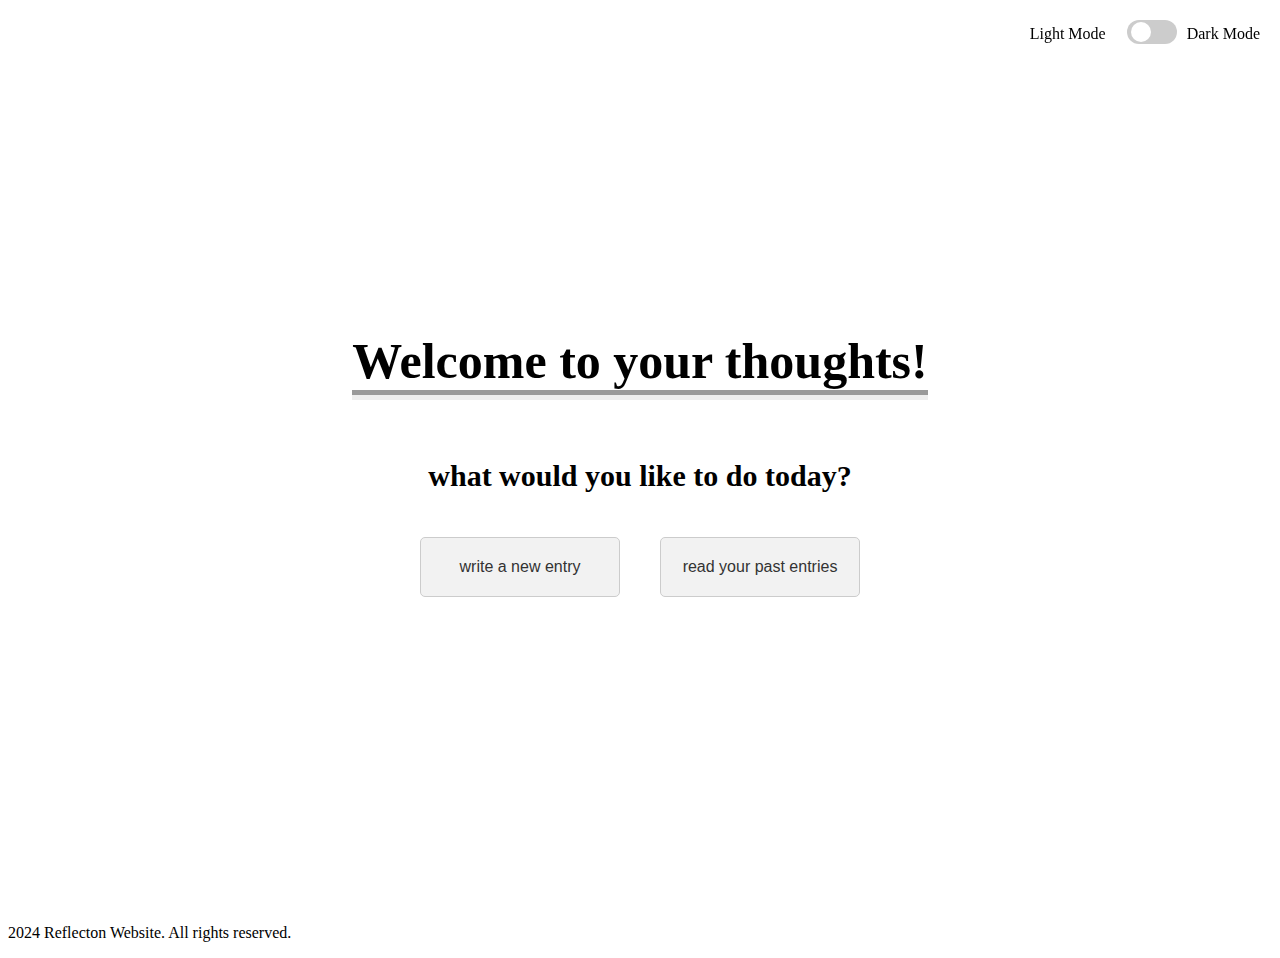
<file: index.html>
<!DOCTYPE html>
<html lang="en">
<head>
    <meta charset="UTF-8">
    <meta name="viewport" content="width=device-width, initial-scale=1.0">

    <title>Reflecton</title>
    <link rel="stylesheet" href="main.css">
    <link rel="stylesheet" href="theme.css">

</head>
<body>
    <div class="theme-toggle">
        <span id="lightModeLabel">Light Mode</span>
        <label class="switch">
            <input type="checkbox" id="themeSwitch">
            <span class="slider round"></span>
        </label>
        <span id="darkModeLabel">Dark Mode</span>
    </div>

    <div class="container">
    <header>
        <h1 class="heading1">Welcome to your thoughts!</h1>
    </header>
    <main>
        <h2>what would you like to do today?</h2>

        <div class="buttonContainer">
       
            <a href="newEntry.html"><button type="button">write a new entry</button></a>
            <a href="pastEntries.html"><button type="button">read your past entries</button></a>
       
       </div>

    </main>
    </div>
    <script src="theme.js"></script>

    <footer>
        <p>2024 Reflecton Website. All rights reserved.</p>
    </footer>
    
</body>
</html>
</file>
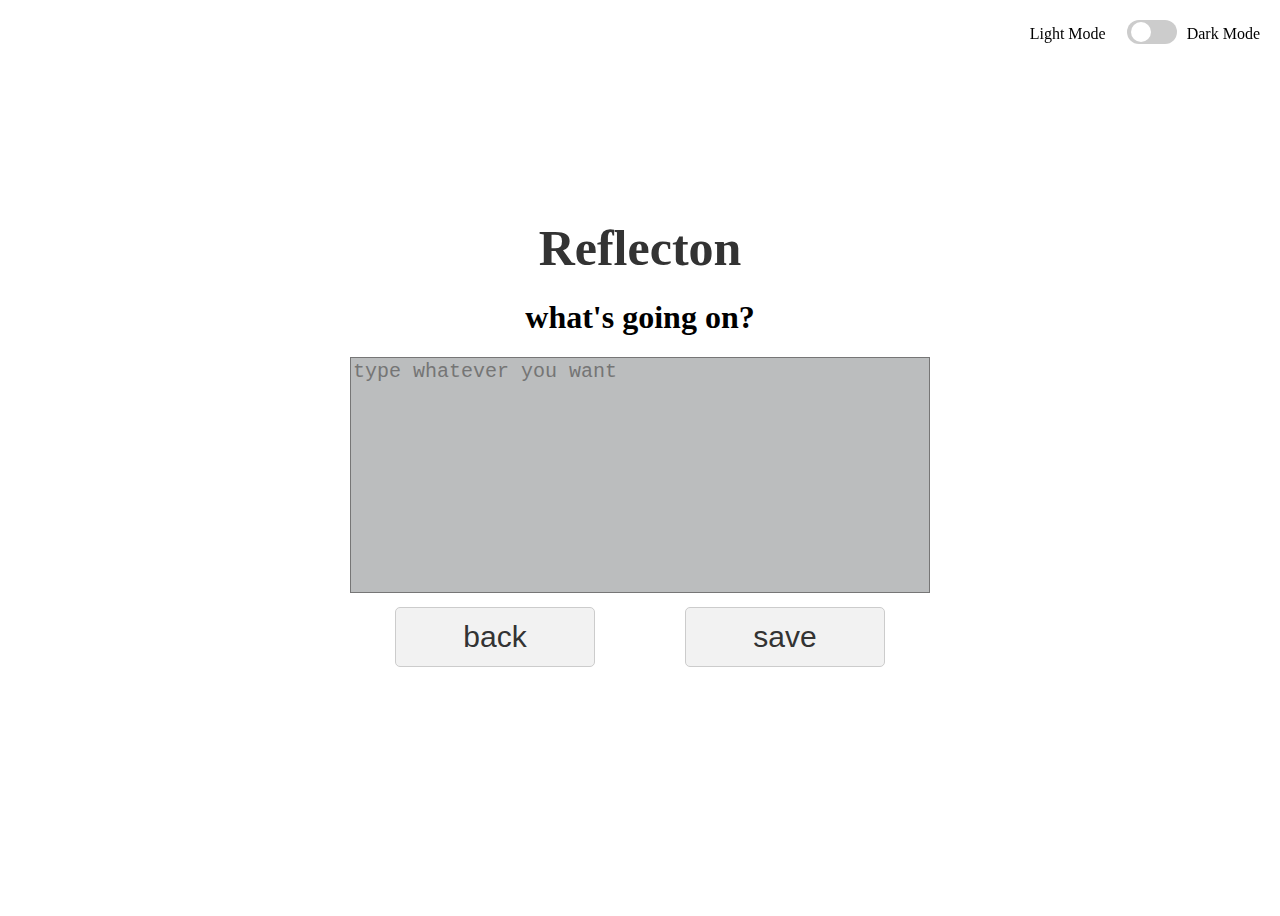
<file: newEntry.html>
<!DOCTYPE html>
<html lang=""en">
<head>
    <meta charset="UTF-8">
    <meta name ="viewport" content="width=device-width, initial-scale=1.0">

    <title>Reflecton - New Entry</title>
    <link rel="stylesheet" href="main.css">
    <link rel="stylesheet" href="newEntry.css">
    <link rel="stylesheet" href="theme.css">

</head>
<body>
    <div class="theme-toggle">
        <span id="lightModeLabel">Light Mode</span>
        <label class="switch">
            <input type="checkbox" id="themeSwitch">
            <span class="slider round"></span>
        </label>
        <span id="darkModeLabel">Dark Mode</span>
    </div>

    <div class="container">
        <div>
            <a href="index.html" id="siteTitle">Reflecton</a>
        </div>
    <header>
        <h1>what's going on?</h1>
    </header>
    <div id="entryBox">
     
            
            <form>
                <div class="form-content">
                <textarea id="entryText" type="text" name="journalEntry" rows="10" cols="30" placeholder="type whatever you want"></textarea>
                </div>
                <div class="buttonContainer">
                    <button type="button" id="backButton" onClick="back()">back</button>
                    <button type="button" id="saveButton" onClick="saveEntry()">save</button>
                </div>
            </form>
       
   </div>
   <script src="theme.js"></script>

    <script src="scripts.js"></script>
    </div>

</body>
</html>
</file>
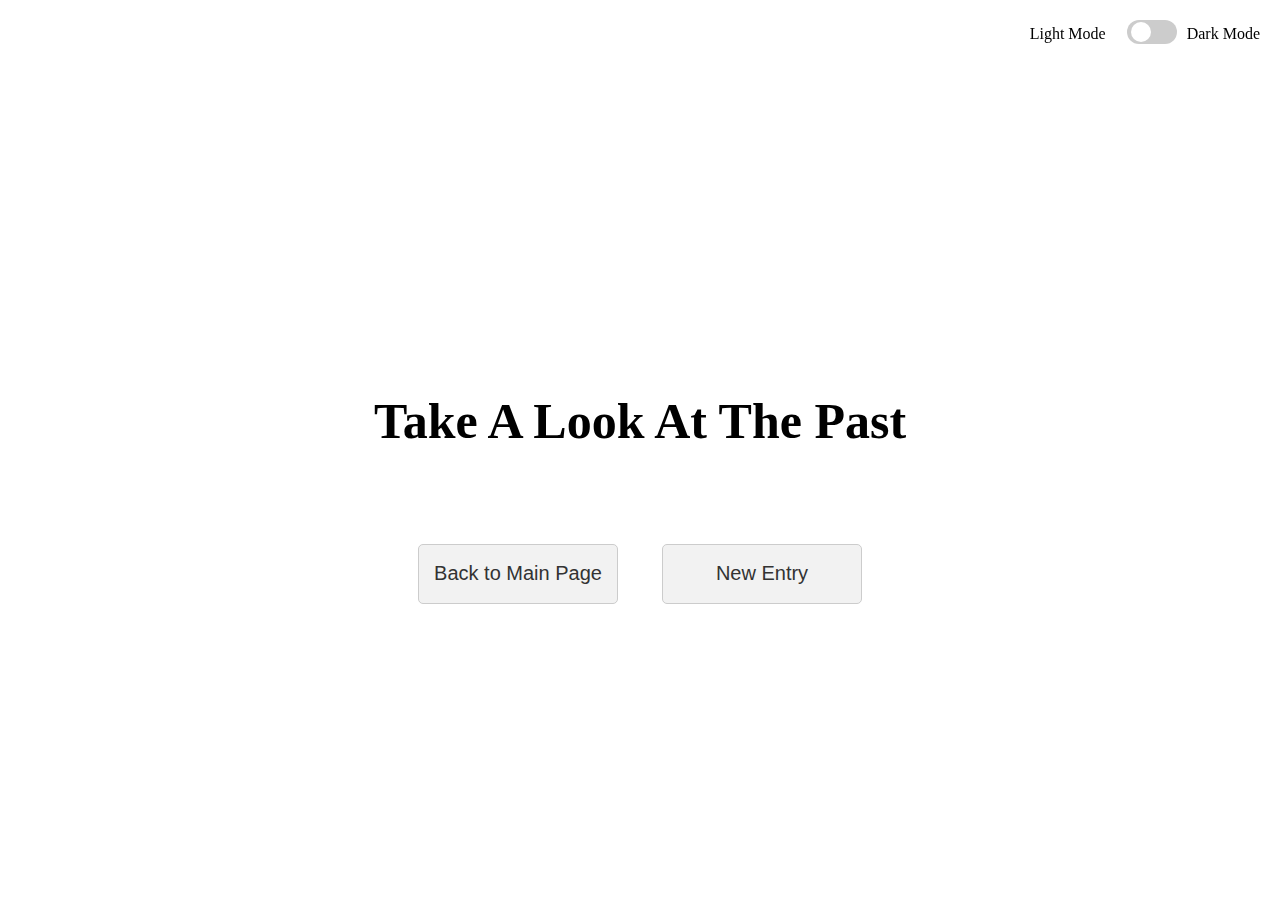
<file: pastEntries.html>
<!DOCTYPE html>
<html lang="en">
    <head>
        <title>Relfecton - Past Entries</title>
        <meta charset="UTF-8">
        <link rel="stylesheet" href="main.css">
        <link rel="stylesheet" href="pastEntries.css">
        <link rel="stylesheet" href="theme.css">

    </head>
    <body>
        <div class="theme-toggle">
            <span id="lightModeLabel">Light Mode</span>
            <label class="switch">
                <input type="checkbox" id="themeSwitch">
                <span class="slider round"></span>
            </label>
            <span id="darkModeLabel">Dark Mode</span>
        </div>

        <div class="container">
        <header>
            <h1>Take A Look At The Past</h1>
        </header>
        <main>
            <div id="entriesContainer">
            
            </div>
            <div id="pastButtonsContainer">
                <a href="index.html"><button type="button" class="pastButton">Back to Main Page</button></a>
                <a href="newEntry.html"><button type="button" class="pastButton">New Entry</button></a>
            </div>

        </main>
        <script src="theme.js"></script>
        <script src="scripts.js"></script>

        </div>
    </body>
</html>
</file>
<file: main.css>
.container {
    display:grid;
    place-items: center;
    height:100vh;
    align-content:center;
    
}



h2 {
    text-align:center;
    font-size:30px;
}

.heading1{
    font-size:50px;
    border-bottom: 10px groove;
    
}

.buttonContainer{
    display:flex;
    justify-content:space-around;
    align-items: center;
    flex-wrap:wrap;
    
}

button {
    margin:20px;
    font-size:20px;
    width:200px;
    height:60px;
    text-align: center;
    box-sizing:border-box;
    background-color:#e6e6e6;
    border:1px solid #ccc;
    cursor: pointer;
}

button:hover{
    background-color:#e0e0e0;
}

@media(max-width:600px){
    .heading1 {
        font-size:30px;
    }

    .buttonContainer{
        flex-direction:column;
    }

    button {
        width:90%;
        font-size:16px;
        height:50px;
    }
}
</file>
<file: theme.css>
:root {
    --background-color: #fff;
    --text-color:#000;
    --button-bg-color:#f2f2f2;
    --button-hover-color:#e0e0e0;
    --button-text-color:#333;
    --entry-bg-color: #bbbdbe;
    --siteTitle-color: #333;

}

body.dark-mode{
    --background-color:#1e1e1e;
    --text-color:#f5f5f5;
    --button-bg-color:#333;
    --button-hover-color:#555;
    --button-text-color:#f2f2f2;
    --entry-bg-color: #444;
    --entry-text-color:#f5f5f5;
    --siteTitle-color: #f2f2f2;
}

#entryText {
    background-color: var(--entry-bg-color);
    color: var(--entry-text-color);
}

#siteTitle{
    color:var(--siteTitle-color);
}
body{
    background-color:var(--background-color);
    color:var(--text-color);
}

button {
    background-color: var(--button-bg-color);
    color:var(--button-text-color);
    border: 1px solid #ccc;
    padding:10px 20px;
    font-size:16px;
    border-radius:5px;
    cursor:pointer;
}

button:hover{
    background-color: var(--button-hover-color);
}

.theme-toggle{
    position:fixed;
    top:20px;
    right:20px;
    display:flex;
    align-items:center;
    justify-content: center;
    gap: 10px;
    z-index: 1000;
}

.switch input {
    opacity: 0;
    width: 0;
    height: 0;
}


.slider {
    position: relative;
    display: inline-block;
    width: 50px;
    height: 24px;
    background-color: #ccc;
    border-radius: 24px;
    cursor: pointer;
    transition: background-color 0.4s;
}


.slider:before {
    content: "";
    position: absolute;
    width: 20px;
    height: 20px;
    left: 4px;
    bottom: 2px;
    background-color: white;
    border-radius: 50%;
    transition: transform 0.4s;
}


input:checked + .slider {
    background-color: #2196F3;
}

input:checked + .slider:before {
    transform: translateX(26px);
}


body.dark-mode .slider {
    background-color: #666;
}

#lightModeLabel, #darkModeLabel{
    font-size: 16px;
    color:var(--text-color);
}

body.darkMode #lightModeLabel,
body.lightMode #darkModeLabel {
    color:#777;
}

@media (max-width:600px){
    .theme-toggle {
        top:10px;
        right:10px;
    }

    #lightModeLabel, #darkModeLabel{
        font-size:12px;
    }
}
</file>
<file: newEntry.css>
#siteTitle {
    text-decoration:none;
    font-size: 50px; 
    font-weight: bold; 
    text-align:center;
    color:#52abc8;
}
#siteTitle:hover{
    font-size:60px;
}

#entryBox {
    display: flex;
    flex-direction: column;
    justify-content: center;
    align-items:center;
    height:auto;
    width:100%;
    max-width: 600px;
    padding:10px;
    padding-top:0px;
    margin: 0 auto;
    box-sizing:border-box;
   
    
}

form {
    display: flex;
    flex-direction: column; 
    width: 100%; 
    height: 100%;
    
}

/*.form-content{
    flex:1;
    display:flex;
    flex-direction:column;
    justify-content:center;
    height:4000px;
    width:1000px;
}
    */

#entryText {
    flex-grow: 1;
    width:100%;
    /*height: calc(100%-50px);*/
    box-sizing: border-box;
    resize:none;
    font-size:20px;
    background-color: #bbbdbe;
}

#saveButton, #backButton {
    align-self: flex-end;
    margin-top:10px;
    padding: 10px 20px;
    font-size:30px;
}


#buttonContainer{
    display: flex;
    justify-content: flex-end;
    gap:10px;
    margin-top:10px;
}

@media (max-width: 600px){
    #entryBox {
        width:100%;
        padding:10px;
    }

    #entryText{
        font-size:14px;
        height:200px;
    }

    #saveButton, #backButton {
        width:90%;
        font-size:14px;

    }

    #siteTitle {
        font-size: 24px;
    }
}
</file>
<file: pastEntries.css>
.container {
    display:grid;
    place-items: center;
    height:100vh;
    align-content:center;
    
}

h1 {
    text-align:center;
    margin-top:100px;
    font-size: 50px;
}

.pastButton{
    padding:10px;
    margin: 20px;
    font-size:20px;
}

#pastButtonsContainer{
    float:right;
}

.entry {
    border:1px solid #ddd;
    margin-bottom:10px;
    padding:10px;
    border-radius:5px;
    overflow:hidden;
    max-width:100%;

}

.entry p {
    margin: 5px 0;
    font-size:20px;
}

#entriesContainer {
    padding:20px;
}

.deleteButton{
    float:right;
    top: 1px;
    right: 2px;
    margin-top:5px;
    font-size:12px;
    padding:5px 10px;
    width:auto;
    height:auto;
    border-radius: 3px;
    cursor: pointer;
}

@media (max-width:600px){
    .entry p{
        font-size:16px;
    }

    .deleteButton{
        font-size:12px;
    }

    h1{
        font-size:24px;
    }
}
</file>
